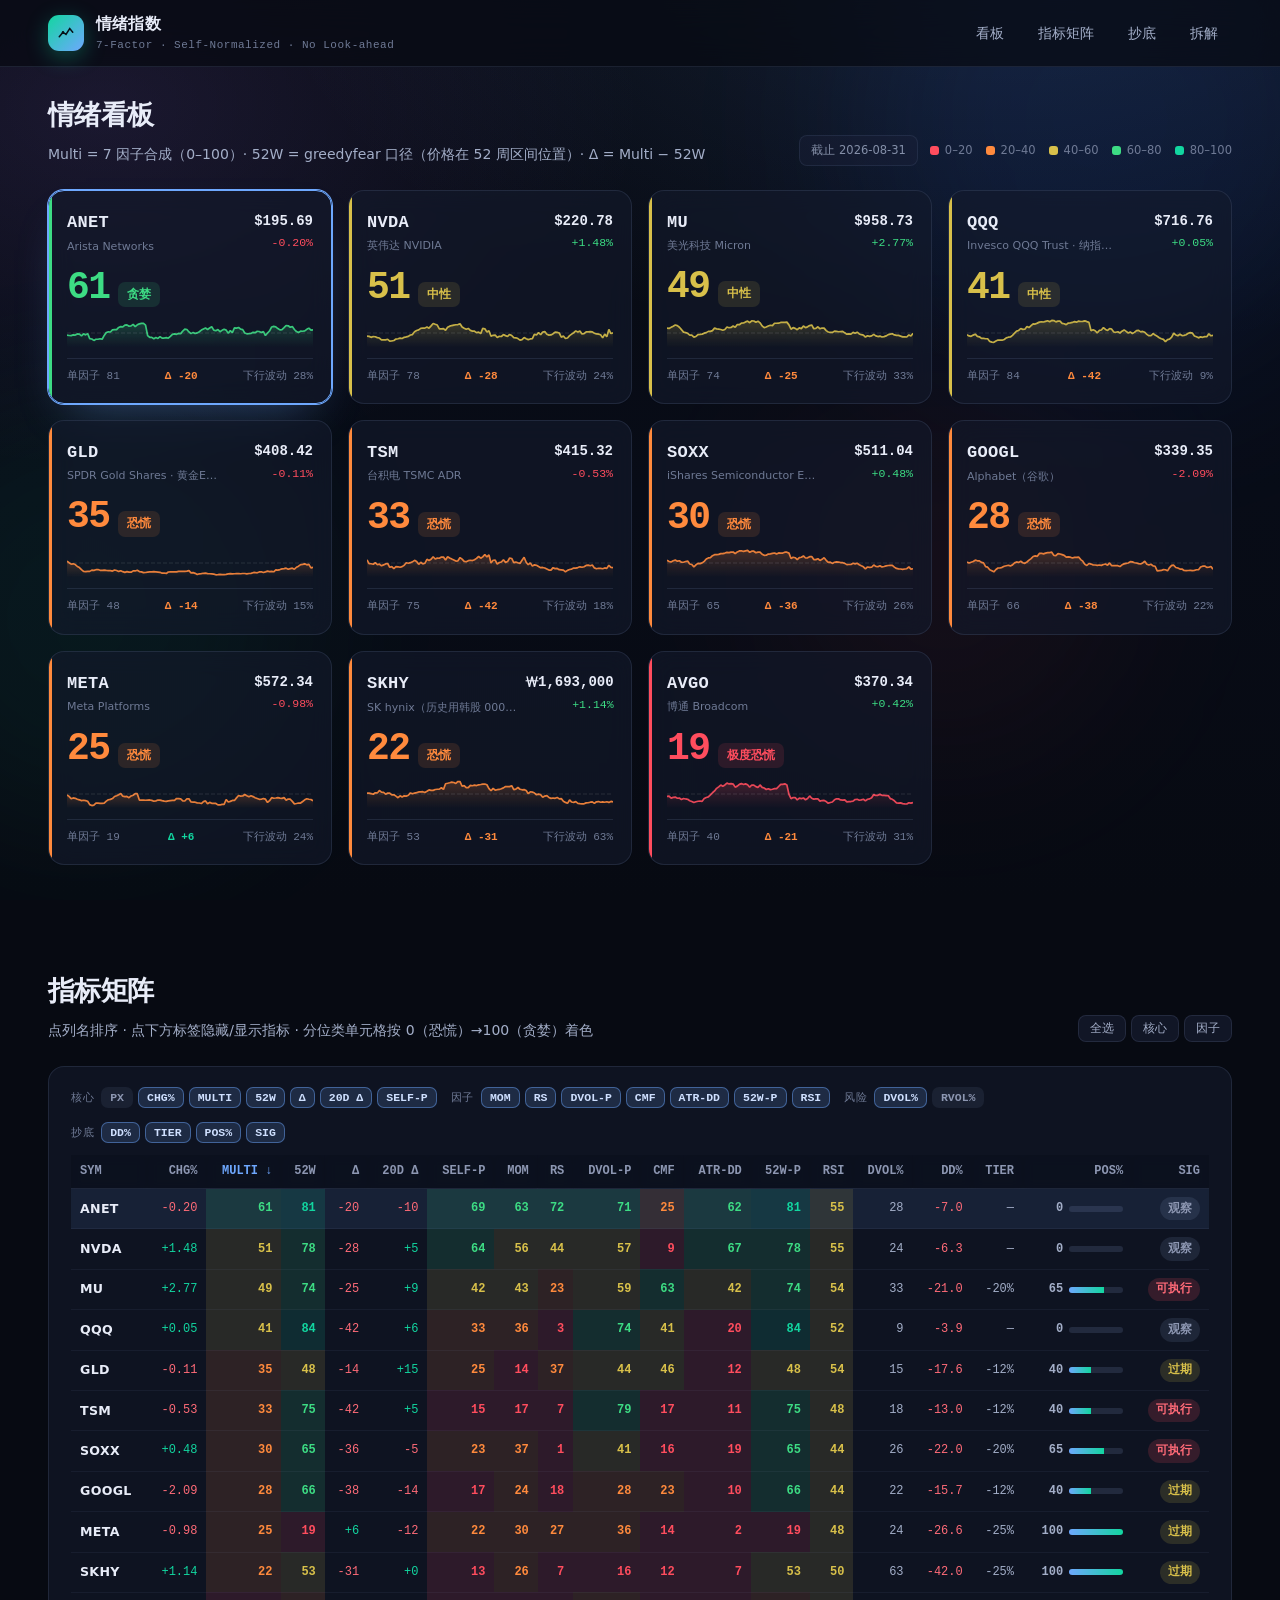
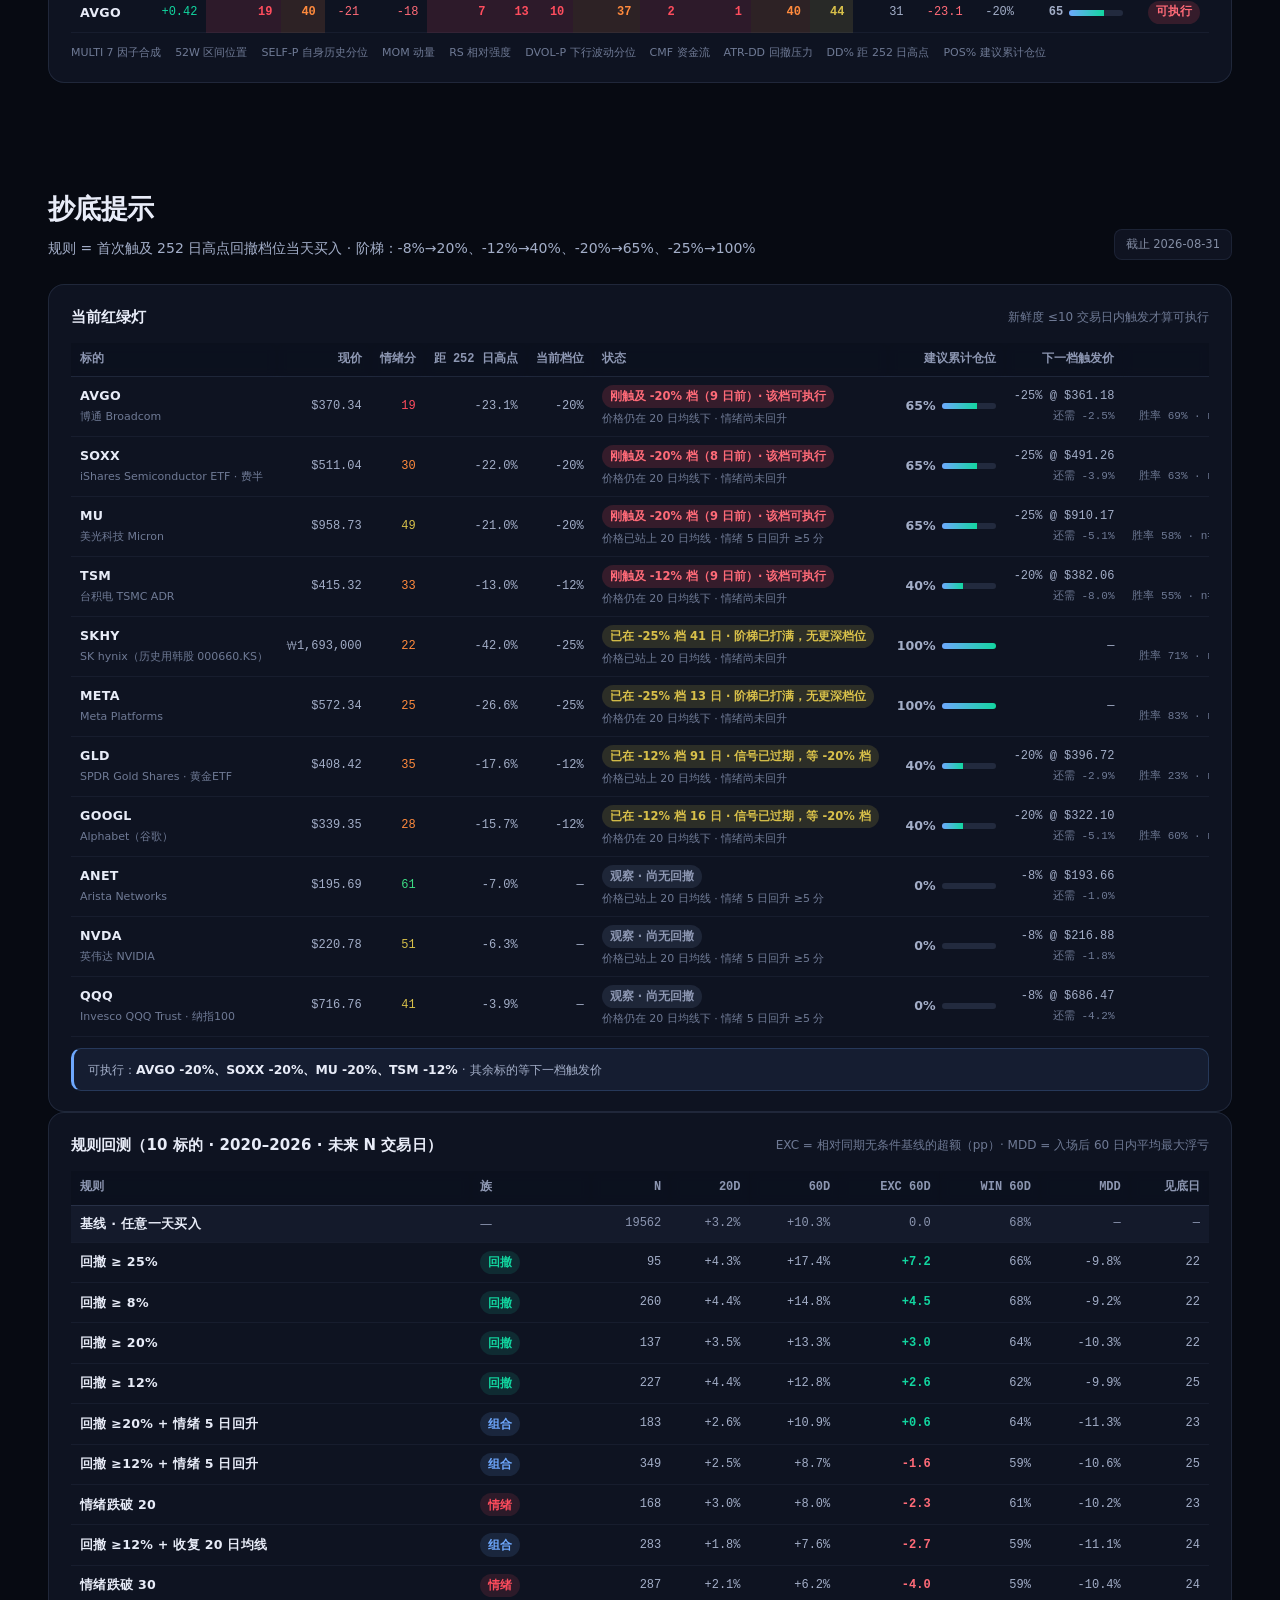
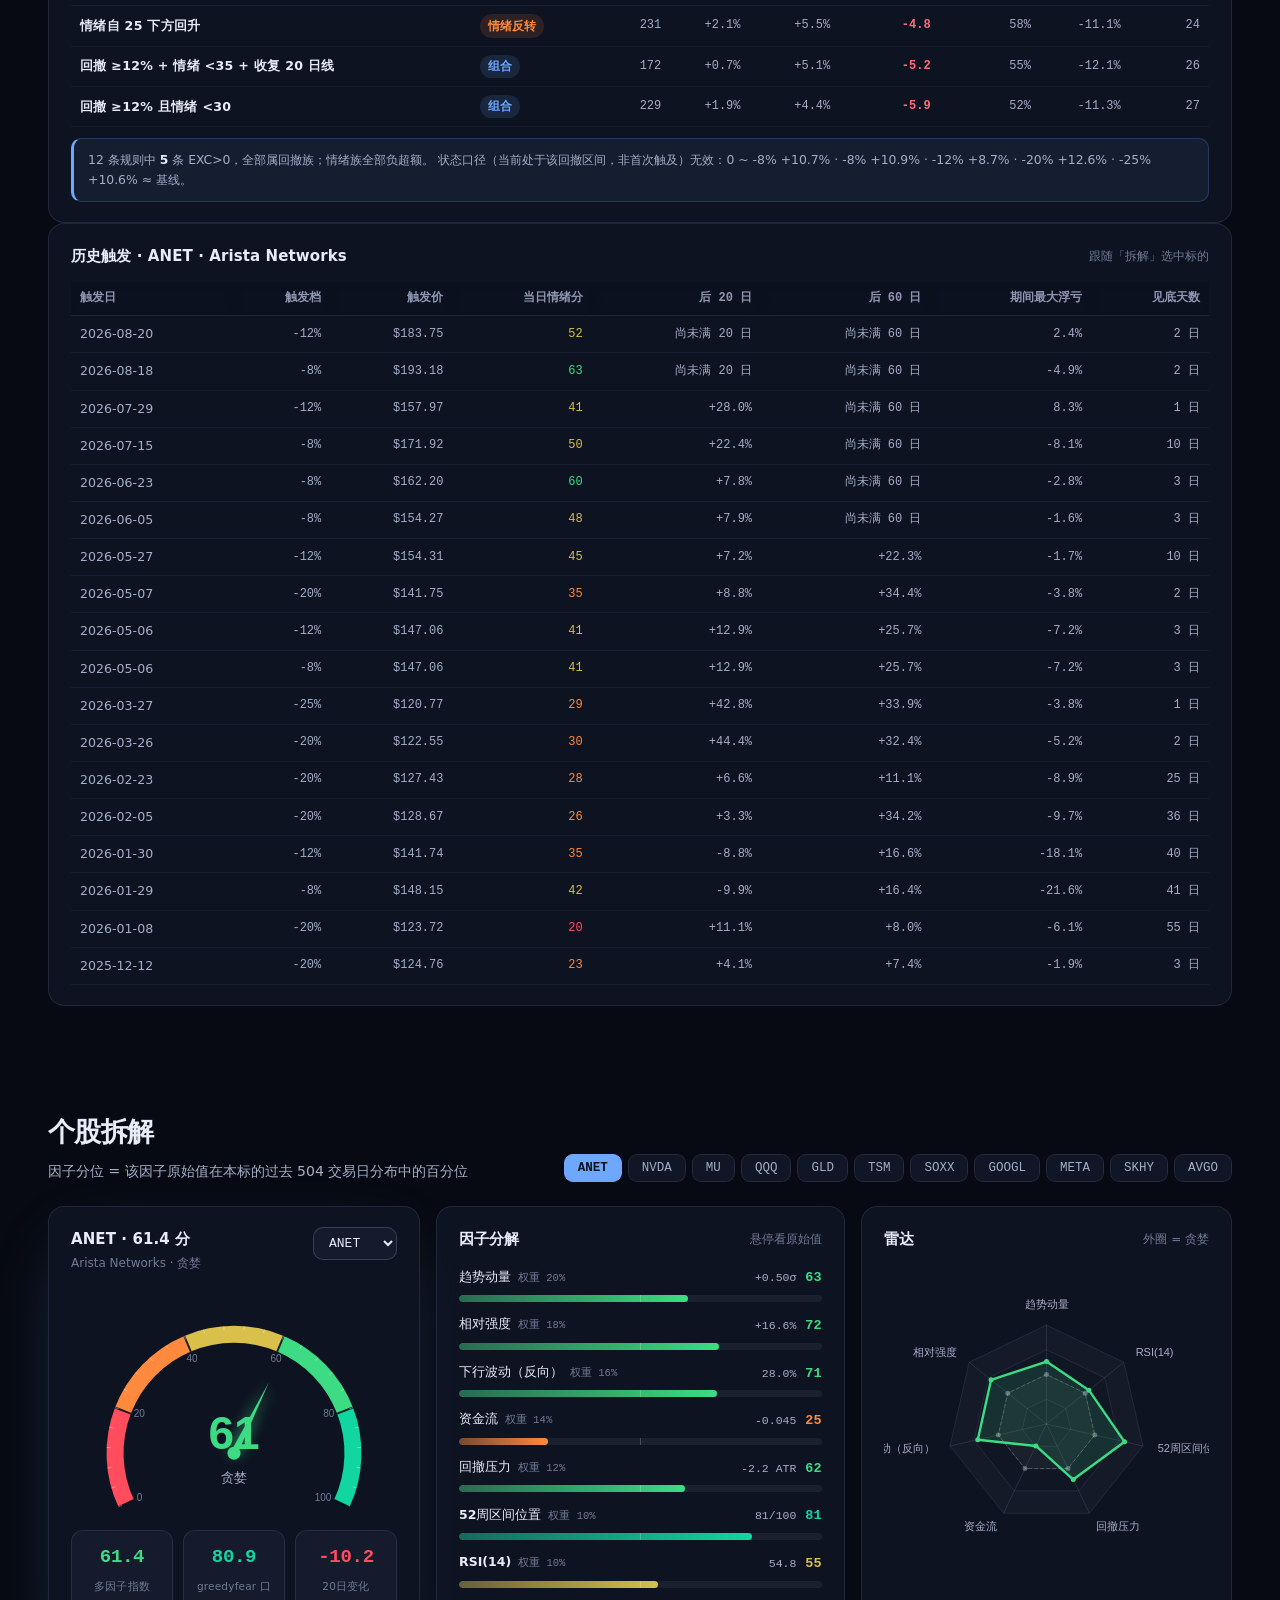
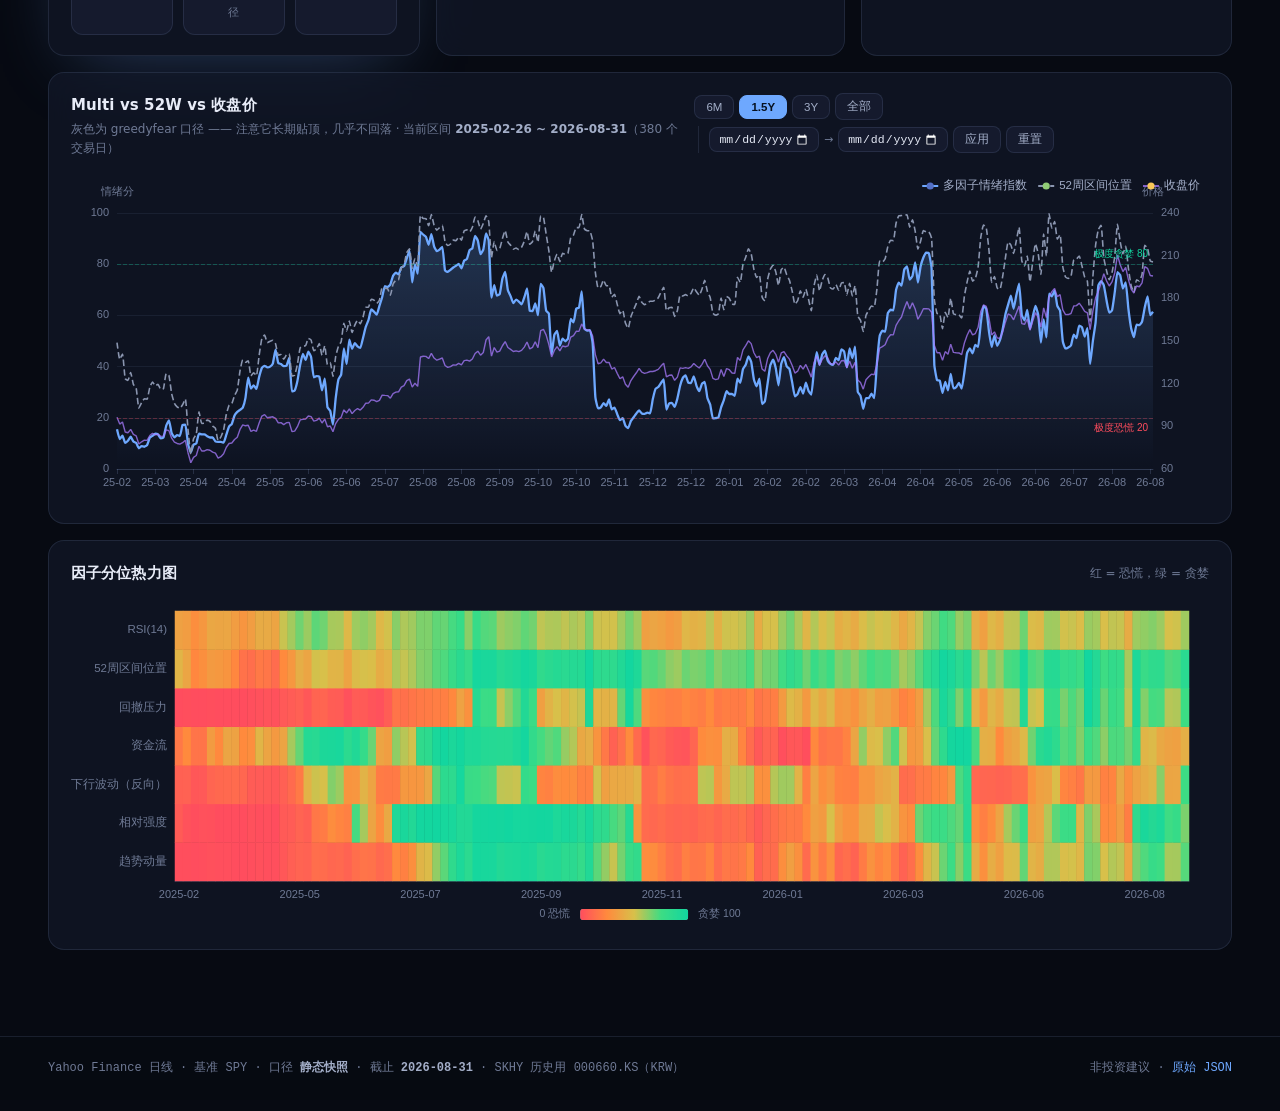
<file: index.html>
<!DOCTYPE html>
<html lang="zh-CN">
<head>
<meta charset="utf-8">
<meta name="viewport" content="width=device-width, initial-scale=1">
<title>个股情绪指数 · Multi-Factor Fear &amp; Greed</title>
<link rel="stylesheet" href="styles.css">
<link rel="icon" href="data:image/svg+xml,%3Csvg xmlns='http://www.w3.org/2000/svg' viewBox='0 0 32 32'%3E%3Ctext y='24' font-size='24'%3E%F0%9F%A7%AD%3C/text%3E%3C/svg%3E">
</head>
<body>
<div class="aurora"><span></span><span></span><span></span></div>

<header class="nav">
  <div class="wrap nav-inner">
    <div class="brand">
      <div class="brand-mark">
        <svg viewBox="0 0 24 24" width="18" height="18" fill="none" stroke="currentColor" stroke-width="2" stroke-linecap="round">
          <path d="M3 17l5-6 4 3 5-8 4 5"/><circle cx="8" cy="11" r="1.6" fill="currentColor" stroke="none"/>
        </svg>
      </div>
      <div>
        <div class="brand-name">情绪指数</div>
        <div class="brand-sub">7-Factor · Self-Normalized · No Look-ahead</div>
      </div>
    </div>
    <nav class="nav-links">
      <a href="#board">看板</a>
      <a href="#matrix">指标矩阵</a>
      <a href="#dip">抄底</a>
      <a href="#detail">拆解</a>
    </nav>
  </div>
</header>

<main>
  <!-- ============ BOARD ============ -->
  <section id="board" class="wrap section top">
    <div class="sec-head">
      <div><h2>情绪看板</h2>
        <p class="sec-sub">Multi = 7 因子合成（0–100）· 52W = greedyfear 口径（价格在 52 周区间位置）· Δ = Multi − 52W</p></div>
      <div class="head-side">
        <div class="chips"><span class="chip static" id="boardAsOf">截止 —</span></div>
        <div class="legend">
          <span><i class="sw sw-ef"></i>0–20</span><span><i class="sw sw-f"></i>20–40</span>
          <span><i class="sw sw-n"></i>40–60</span><span><i class="sw sw-g"></i>60–80</span>
          <span><i class="sw sw-eg"></i>80–100</span>
        </div>
      </div>
    </div>
    <div id="cards" class="cards">
      <div class="skeleton"></div><div class="skeleton"></div><div class="skeleton"></div><div class="skeleton"></div>
    </div>
  </section>

  <!-- ============ MATRIX ============ -->
  <section id="matrix" class="wrap section">
    <div class="sec-head">
      <div><h2>指标矩阵</h2>
        <p class="sec-sub">点列名排序 · 点下方标签隐藏/显示指标 · 分位类单元格按 0（恐慌）→100（贪婪）着色</p></div>
      <div class="chips">
        <button class="chip" id="mxAll">全选</button>
        <button class="chip" id="mxCore">核心</button>
        <button class="chip" id="mxFac">因子</button>
      </div>
    </div>
    <div class="card">
      <div id="mxToggles" class="toggles"></div>
      <div id="mxTable" class="dtbl"></div>
      <div class="legend-row" id="mxLegend"></div>
    </div>
  </section>

  <!-- ============ DIP ============ -->
  <section id="dip" class="wrap section">
    <div class="sec-head">
      <div><h2>抄底提示</h2>
        <p class="sec-sub">规则 = 首次触及 252 日高点回撤档位当天买入 · 阶梯：-8%→20%、-12%→40%、-20%→65%、-25%→100%</p></div>
      <div class="chips"><span class="chip static" id="dipAsOf">—</span></div>
    </div>

    <div class="card">
      <div class="card-head"><div class="card-title">当前红绿灯</div>
        <div class="card-sub" id="dipSub">新鲜度 ≤10 交易日内触发才算可执行</div></div>
      <div id="dipTable" class="dtbl"></div>
      <div class="callout tight" id="dipNote"></div>
    </div>

    <div class="card">
      <div class="card-head"><div class="card-title">规则回测（10 标的 · 2020–2026 · 未来 N 交易日）</div>
        <div class="card-sub" id="ruleSub">EXC = 相对同期无条件基线的超额（pp）· MDD = 入场后 60 日内平均最大浮亏</div></div>
      <div id="ruleTable" class="dtbl"></div>
      <div class="callout tight" id="ruleNote"></div>
    </div>

    <div class="card">
      <div class="card-head"><div class="card-title">历史触发 · <span id="epSym">—</span></div>
        <div class="card-sub">跟随「拆解」选中标的</div></div>
      <div id="epTable" class="dtbl"></div>
    </div>
  </section>

  <!-- ============ DETAIL ============ -->
  <section id="detail" class="wrap section">
    <div class="sec-head">
      <div><h2>个股拆解</h2>
        <p class="sec-sub">因子分位 = 该因子原始值在本标的过去 504 交易日分布中的百分位</p></div>
      <div class="tabs" id="symTabs"></div>
    </div>

    <div class="detail-grid three">
      <div class="card glow">
        <div class="card-head">
          <div><div class="card-title" id="gaugeSym">加载中…</div>
            <div class="card-sub" id="gaugeName">&nbsp;</div></div>
          <select id="gaugePick" class="select"></select>
        </div>
        <div id="gauge" class="gauge-box"></div>
        <div class="vs-row" id="vsRow"></div>
      </div>
      <div class="card">
        <div class="card-head"><div class="card-title">因子分解</div>
          <div class="card-sub" id="facHint">悬停看原始值</div></div>
        <div id="facBars" class="facbars"></div>
      </div>
      <div class="card">
        <div class="card-head"><div class="card-title">雷达</div>
          <div class="card-sub">外圈 = 贪婪</div></div>
        <div id="radar" class="chart-md"></div>
      </div>
    </div>

    <div class="card">
      <div class="card-head">
        <div><div class="card-title">Multi vs 52W vs 收盘价</div>
        <div class="card-sub" id="histSub">&nbsp;</div></div>
        <div class="chips" id="rangeChips">
          <button class="chip" data-d="180">6M</button>
          <button class="chip active" data-d="380">1.5Y</button>
          <button class="chip" data-d="900">3Y</button>
          <button class="chip" data-d="0">全部</button>
          <div class="dr">
            <input type="date" id="dFrom" class="dinp" title="起始日期">
            <span class="dsep">→</span>
            <input type="date" id="dTo" class="dinp" title="结束日期">
            <button class="chip chip-go" id="dApply">应用</button>
            <button class="chip chip-go" id="dReset" title="回到预设区间">重置</button>
          </div>
        </div>
      </div>
      <div id="histChart" class="chart-lg"></div>
    </div>

    <div class="card">
      <div class="card-head"><div class="card-title">因子分位热力图</div>
        <div class="card-sub">红 = 恐慌，绿 = 贪婪</div></div>
      <div id="heat" class="chart-lg"></div>
    </div>
  </section>
</main>

<footer class="foot">
  <div class="wrap foot-inner">
    <span>Yahoo Finance 日线 · 基准 SPY · 口径 <b id="srcMode">—</b> · 截止 <b id="asOf">—</b>
      · SKHY 历史用 000660.KS（KRW）</span>
    <span class="foot-r">非投资建议 · <a id="apiLink" href="#" target="_blank" rel="noopener">原始 JSON</a></span>
  </div>
</footer>

<div id="tip" class="tip"></div>
<script src="vendor/echarts.min.js"></script>
<script src="config.js"></script>
<script src="app.js"></script>
</body>
</html>
</file>
<file: styles.css>
:root{
  --bg:#070a12; --bg2:#0b1020; --panel:rgba(20,26,44,.62); --panel2:rgba(28,35,58,.5);
  --line:rgba(140,160,210,.14); --line2:rgba(140,160,210,.28);
  --tx:#e8ecf8; --tx2:#a3aec8; --tx3:#6f7a95;
  --ef:#ff4d5e; --f:#ff8a3d; --n:#d8c04a; --g:#3ddc84; --eg:#12d6a0;
  --acc:#6ea8fe; --acc2:#a97bff;
  --r:16px;
  --sans:'Outfit','Inter',-apple-system,BlinkMacSystemFont,'Segoe UI',system-ui,'PingFang SC','Hiragino Sans GB','Microsoft YaHei',sans-serif;
  --mono:'JetBrains Mono',ui-monospace,SFMono-Regular,Menlo,monospace;
}
*{box-sizing:border-box;margin:0;padding:0}
html{scroll-behavior:smooth}
body{
  background:var(--bg); color:var(--tx); font-family:var(--sans);
  -webkit-font-smoothing:antialiased; line-height:1.6; overflow-x:hidden;
}
a{color:var(--acc);text-decoration:none}
.wrap{max-width:1240px;margin:0 auto;padding:0 28px}

/* ---------- aurora bg ---------- */
.aurora{position:fixed;inset:0;z-index:-1;overflow:hidden;background:
  radial-gradient(1200px 700px at 78% -8%,rgba(110,168,254,.14),transparent 62%),
  radial-gradient(900px 600px at 8% 12%,rgba(169,123,255,.12),transparent 60%),
  linear-gradient(180deg,#070a12,#080c17 55%,#070a12)}
.aurora span{position:absolute;border-radius:50%;filter:blur(90px);opacity:.5;animation:float 22s ease-in-out infinite}
.aurora span:nth-child(1){width:520px;height:520px;background:#2b6cff33;top:-140px;right:-90px}
.aurora span:nth-child(2){width:420px;height:420px;background:#12d6a022;bottom:8%;left:-120px;animation-delay:-8s}
.aurora span:nth-child(3){width:360px;height:360px;background:#ff4d5e1c;top:44%;right:12%;animation-delay:-14s}
@keyframes float{0%,100%{transform:translate(0,0) scale(1)}50%{transform:translate(28px,-34px) scale(1.09)}}

/* ---------- nav ---------- */
.nav{position:sticky;top:0;z-index:50;backdrop-filter:blur(16px);
  background:rgba(7,10,18,.72);border-bottom:1px solid var(--line)}
.nav-inner{display:flex;align-items:center;justify-content:space-between;height:66px}
.brand{display:flex;align-items:center;gap:12px}
.brand-mark{width:36px;height:36px;border-radius:11px;display:grid;place-items:center;color:#071018;
  background:linear-gradient(135deg,var(--eg),var(--acc));box-shadow:0 6px 22px rgba(18,214,160,.3)}
.brand-name{font-weight:650;font-size:15.5px;letter-spacing:.2px}
.brand-sub{font-size:11px;color:var(--tx3);letter-spacing:.5px;font-family:var(--mono)}
.nav-links{display:flex;gap:6px}
.nav-links a{color:var(--tx2);font-size:14px;padding:8px 14px;border-radius:10px;transition:.2s}
.nav-links a:hover{color:var(--tx);background:var(--panel2)}

/* ---------- hero ---------- */
.hero{display:grid;grid-template-columns:1.15fr .85fr;gap:44px;align-items:center;
  padding:78px 28px 64px}
.pill{display:inline-flex;align-items:center;gap:9px;font-size:12.5px;color:#bcd4ff;
  background:rgba(110,168,254,.1);border:1px solid rgba(110,168,254,.26);
  padding:7px 14px;border-radius:999px;font-family:var(--mono);letter-spacing:.3px}
.dot{width:7px;height:7px;border-radius:50%;background:var(--eg);box-shadow:0 0 0 4px rgba(18,214,160,.18);
  animation:pulse 2.2s infinite}
@keyframes pulse{50%{box-shadow:0 0 0 9px rgba(18,214,160,0)}}
h1{font-size:clamp(34px,4.4vw,56px);line-height:1.1;font-weight:680;letter-spacing:-1.2px;margin:20px 0 18px}
h1 .strike{position:relative;color:var(--tx2)}
h1 .strike::after{content:'';position:absolute;left:-2%;right:-2%;top:54%;height:4px;border-radius:3px;
  background:linear-gradient(90deg,var(--ef),var(--f));transform:rotate(-1.6deg)}
.lead{color:var(--tx2);font-size:16px;max-width:640px}
.lead b{color:var(--tx);font-weight:600}
.hero-stats{display:flex;gap:14px;margin-top:28px;flex-wrap:wrap}
.hstat{background:var(--panel);border:1px solid var(--line);border-radius:14px;padding:14px 18px;min-width:132px;
  backdrop-filter:blur(10px)}
.hstat b{display:block;font-size:26px;font-weight:670;letter-spacing:-.6px;font-family:var(--mono);line-height:1.2}
.hstat span{font-size:11.5px;color:var(--tx3);letter-spacing:.3px}

/* ---------- cards ---------- */
.card{background:var(--panel);border:1px solid var(--line);border-radius:var(--r);
  padding:20px 22px;backdrop-filter:blur(14px);transition:.25s}
.card.glow{box-shadow:0 24px 70px -28px rgba(110,168,254,.34)}
.card-head{display:flex;align-items:flex-start;justify-content:space-between;gap:14px;margin-bottom:14px}
.card-title{font-size:15px;font-weight:620;letter-spacing:.1px}
.card-sub{font-size:12px;color:var(--tx3);margin-top:3px}
.gauge-box{height:236px}
.select{background:var(--panel2);color:var(--tx);border:1px solid var(--line2);border-radius:10px;
  padding:7px 11px;font-size:13px;font-family:var(--mono);cursor:pointer;outline:none}
.vs-row{display:grid;grid-template-columns:1fr 1fr 1fr;gap:10px;margin-top:6px}
.vs{background:var(--panel2);border:1px solid var(--line);border-radius:12px;padding:11px 12px;text-align:center}
.vs b{display:block;font-family:var(--mono);font-size:19px;font-weight:650;letter-spacing:-.3px}
.vs span{font-size:10.5px;color:var(--tx3);letter-spacing:.2px}

/* ---------- sections ---------- */
.section{padding:52px 28px}
.sec-head{display:flex;align-items:flex-end;justify-content:space-between;gap:22px;
  margin-bottom:24px;flex-wrap:wrap}
h2{font-size:27px;font-weight:660;letter-spacing:-.6px}
.sec-sub{color:var(--tx2);font-size:14px;max-width:760px;margin-top:7px}
.head-side{display:flex;align-items:center;gap:12px;flex-wrap:wrap;justify-content:flex-end}
.legend{display:flex;gap:13px;flex-wrap:wrap;font-size:11.5px;color:var(--tx3)}
.legend span{display:flex;align-items:center;gap:6px}
.sw{width:9px;height:9px;border-radius:3px;display:inline-block}
.sw-ef{background:var(--ef)}.sw-f{background:var(--f)}.sw-n{background:var(--n)}
.sw-g{background:var(--g)}.sw-eg{background:var(--eg)}

/* ---------- stock cards ---------- */
.cards{display:grid;grid-template-columns:repeat(auto-fill,minmax(272px,1fr));gap:16px}
.skeleton{height:206px;border-radius:var(--r);background:var(--panel);border:1px solid var(--line);
  animation:sk 1.5s infinite}
@keyframes sk{50%{opacity:.5}}
.sc{background:var(--panel);border:1px solid var(--line);border-radius:var(--r);padding:18px;
  cursor:pointer;position:relative;overflow:hidden;transition:.24s;backdrop-filter:blur(12px)}
.sc:hover{transform:translateY(-4px);border-color:var(--line2);box-shadow:0 22px 46px -22px rgba(0,0,0,.7)}
.sc.on{border-color:var(--acc);box-shadow:0 0 0 1px var(--acc),0 22px 46px -22px rgba(110,168,254,.4)}
.sc-bar{position:absolute;left:0;top:0;bottom:0;width:3px}
.sc-top{display:flex;justify-content:space-between;align-items:flex-start;gap:8px}
.sc-sym{font-size:17px;font-weight:670;letter-spacing:.3px;font-family:var(--mono)}
.sc-name{font-size:11px;color:var(--tx3);margin-top:1px;white-space:nowrap;overflow:hidden;
  text-overflow:ellipsis;max-width:150px}
.sc-px{text-align:right;font-family:var(--mono)}
.sc-px b{font-size:14px;font-weight:600}
.sc-px span{display:block;font-size:11.5px}
.up{color:var(--g)}.down{color:var(--ef)}
.sc-score{display:flex;align-items:baseline;gap:9px;margin:14px 0 3px}
.sc-score b{font-size:38px;font-weight:680;letter-spacing:-1.6px;font-family:var(--mono);line-height:1}
.sc-lab{font-size:12px;font-weight:600;padding:3px 9px;border-radius:7px}
.sc-meta{display:flex;justify-content:space-between;font-size:11px;color:var(--tx3);
  font-family:var(--mono);margin-top:8px;padding-top:9px;border-top:1px solid var(--line)}
.sc-delta{font-weight:600}
.spark{height:34px;margin-top:9px;opacity:.9}

/* ---------- detail ---------- */
.detail-grid{display:grid;grid-template-columns:1.05fr .95fr;gap:16px;margin-bottom:16px}
.detail-grid+.card{margin-bottom:16px}
.tabs{display:flex;gap:6px;flex-wrap:wrap}
.tab{background:var(--panel2);color:var(--tx2);border:1px solid var(--line);border-radius:9px;
  padding:6px 13px;font-size:12.5px;font-family:var(--mono);cursor:pointer;transition:.2s}
.tab:hover{color:var(--tx);border-color:var(--line2)}
.tab.on{background:var(--acc);color:#06101f;border-color:var(--acc);font-weight:640}
.chips{display:flex;gap:5px}
.chip{background:var(--panel2);color:var(--tx2);border:1px solid var(--line);border-radius:8px;
  padding:5px 11px;font-size:11.5px;cursor:pointer;transition:.2s}
.chip.active{background:var(--acc);color:#06101f;border-color:var(--acc);font-weight:600}
.chart-md{height:300px}.chart-lg{height:330px}
.chips{align-items:center;flex-wrap:wrap;row-gap:6px}
.dr{display:flex;align-items:center;gap:5px;margin-left:4px;padding-left:10px;
  border-left:1px solid var(--line)}
.dinp{background:var(--panel2);color:var(--tx);border:1px solid var(--line);border-radius:8px;
  padding:4px 8px;font-size:11.5px;font-family:var(--mono);outline:none;color-scheme:dark;cursor:pointer}
.dinp:hover{border-color:var(--line2)}
.dinp:focus{border-color:var(--acc)}
.dinp.bad{border-color:var(--ef)}
.dsep{color:var(--tx3);font-size:11px}
.chip-go:hover{border-color:var(--acc);color:var(--acc)}
.chip.active.chip-go{background:var(--acc);color:#06101f}

.facbars{display:flex;flex-direction:column;gap:13px;padding-top:2px}
.fb{cursor:default}
.fb-top{display:flex;justify-content:space-between;align-items:baseline;font-size:12.5px;margin-bottom:6px}
.fb-nm{color:var(--tx);font-weight:560}
.fb-w{color:var(--tx3);font-size:10.5px;font-family:var(--mono);margin-left:7px}
.fb-r{font-family:var(--mono);font-size:11.5px;color:var(--tx2)}
.fb-v{font-family:var(--mono);font-weight:650;font-size:13.5px;margin-left:9px}
.fb-track{height:7px;border-radius:5px;background:rgba(255,255,255,.055);overflow:hidden;position:relative}
.fb-fill{height:100%;border-radius:5px;transition:width .7s cubic-bezier(.22,1,.36,1)}
.fb-mid{position:absolute;left:50%;top:-2px;bottom:-2px;width:1px;background:rgba(255,255,255,.2)}

/* ---------- validation ---------- */
.val-grid{display:grid;grid-template-columns:1fr 1fr;gap:16px}
.callout{margin-top:12px;background:rgba(110,168,254,.07);border:1px solid rgba(110,168,254,.2);
  border-left:3px solid var(--acc);border-radius:10px;padding:11px 14px;font-size:12.5px;color:var(--tx2)}
.callout b{color:var(--tx)}
.callout.warn{background:rgba(255,138,61,.07);border-color:rgba(255,138,61,.24);border-left-color:var(--f)}

/* ---------- method ---------- */
.steps{display:grid;grid-template-columns:repeat(3,1fr);gap:16px;margin-bottom:22px}
.step{display:flex;gap:14px;background:var(--panel);border:1px solid var(--line);
  border-radius:var(--r);padding:19px 20px;backdrop-filter:blur(12px)}
.step-n{flex:0 0 30px;height:30px;border-radius:9px;display:grid;place-items:center;font-family:var(--mono);
  font-weight:680;font-size:14px;color:#06101f;background:linear-gradient(135deg,var(--acc),var(--acc2))}
.step h4{font-size:14.5px;font-weight:620;margin-bottom:5px}
.step p{font-size:12.5px;color:var(--tx2)}
.step b{color:var(--tx)}

.factbl{border:1px solid var(--line);border-radius:var(--r);overflow:hidden;margin-bottom:22px;
  background:var(--panel);backdrop-filter:blur(12px)}
.ftr{display:grid;grid-template-columns:170px 74px 1fr;gap:16px;padding:14px 20px;
  border-bottom:1px solid var(--line);font-size:13px;align-items:start}
.ftr:last-child{border-bottom:none}
.ftr.h{background:rgba(255,255,255,.028);font-size:11px;color:var(--tx3);letter-spacing:.6px;
  text-transform:uppercase;font-family:var(--mono)}
.ftr .fn{font-weight:600}
.ftr .fen{font-size:10.5px;color:var(--tx3);font-family:var(--mono);display:block}
.ftr .fw{font-family:var(--mono);color:var(--acc);font-weight:640}
.ftr .fd{color:var(--tx2);font-size:12.5px}

.fix-grid{display:grid;grid-template-columns:repeat(auto-fit,minmax(268px,1fr));gap:16px;margin-bottom:22px}
.fix h4{font-size:14.5px;margin:9px 0 6px;font-weight:620}
.fix p{font-size:12.5px;color:var(--tx2)}
.fix p b{color:var(--tx)}
.fix-tag{display:inline-block;font-size:10.5px;font-family:var(--mono);letter-spacing:.5px;
  padding:3px 9px;border-radius:6px;text-transform:uppercase}
.fix-tag.bad{background:rgba(255,77,94,.12);color:#ff8b96;border:1px solid rgba(255,77,94,.26)}
.fix-tag.good{background:rgba(18,214,160,.12);color:#5ee9c0;border:1px solid rgba(18,214,160,.26)}

.disclaimer{background:rgba(255,255,255,.028);border:1px solid var(--line);border-radius:14px;
  padding:17px 20px;font-size:12.5px;color:var(--tx3);line-height:1.75}
.disclaimer b{color:var(--tx2)}

/* ---------- foot / tip ---------- */
.foot{border-top:1px solid var(--line);margin-top:34px;padding:22px 0;background:rgba(7,10,18,.6)}
.foot-inner{display:flex;justify-content:space-between;font-size:12px;color:var(--tx3);
  font-family:var(--mono);flex-wrap:wrap;gap:10px}
.foot b{color:var(--tx2)}
.tip{position:fixed;z-index:99;pointer-events:none;opacity:0;transition:opacity .16s;
  background:rgba(12,17,30,.97);border:1px solid var(--line2);border-radius:11px;padding:11px 13px;
  font-size:12px;max-width:310px;color:var(--tx2);box-shadow:0 16px 40px rgba(0,0,0,.6);line-height:1.6}
.tip b{color:var(--tx);display:block;margin-bottom:4px;font-size:12.5px}
.tip .tr{font-family:var(--mono);color:var(--acc);font-size:11.5px}

@media (max-width:1000px){
  .hero{grid-template-columns:1fr;padding-top:52px}
  .detail-grid,.val-grid,.steps{grid-template-columns:1fr}
  .nav-links{display:none}
  .ftr{grid-template-columns:1fr 60px;gap:8px}
  .ftr .fd{grid-column:1/-1}
  .ftr.h{display:none}
}
@media (max-width:600px){
  .wrap{padding:0 16px}.section{padding:38px 16px}.hero{padding:40px 16px 30px}
  .hero-stats{gap:9px}.hstat{min-width:104px;padding:11px 13px}.hstat b{font-size:21px}
}

/* ---------------------------------------------------- 抄底提示 */
.insights { margin: 4px 0 0; padding-left: 20px; }
.insights li {
  color: var(--tx2); font-size: 13.4px; line-height: 1.75; margin-bottom: 9px;
}
.insights li b { color: var(--tx); }
.insights li::marker { color: #6ea8fe; font-weight: 700; }

.dtbl { width: 100%; overflow-x: auto; }
.dtbl table { width: 100%; border-collapse: collapse; font-size: 12.6px; }
.dtbl th {
  color: #8d97b2; font-weight: 600; text-align: right; padding: 7px 9px;
  border-bottom: 1px solid rgba(140, 160, 210, .16); white-space: nowrap;
  position: sticky; top: 0; background: rgba(12, 17, 30, .82); backdrop-filter: blur(6px);
}
.dtbl th:first-child, .dtbl td:first-child { text-align: left; }
.dtbl th.l, .dtbl td.l { text-align: left; }
.dtbl td {
  color: var(--tx2); padding: 8px 9px; text-align: right; white-space: nowrap;
  border-bottom: 1px solid rgba(140, 160, 210, .07);
}
.dtbl tbody tr:hover { background: rgba(140, 160, 210, .05); }
.dtbl tbody tr.on { background: rgba(110, 168, 254, .09); }
.dtbl .sym { color: var(--tx); font-weight: 700; letter-spacing: .3px; }
.dtbl .sub { color: #6f7a95; font-size: 11px; display: block; margin-top: 2px; }
.dtbl .num { font-variant-numeric: tabular-nums; }
.badge {
  display: inline-block; padding: 2.5px 8px; border-radius: 999px;
  font-size: 11.5px; font-weight: 600; white-space: nowrap;
}
.badge.act { background: rgba(255, 77, 94, .16); color: #ff6b78; }
.badge.hold { background: rgba(216, 192, 74, .15); color: #d8c04a; }
.badge.wait { background: rgba(140, 160, 210, .13); color: #8d97b2; }
.pos { color: #12d6a0; }
.neg { color: #ff6b78; }
.lad {
  display: inline-flex; align-items: center; gap: 6px; justify-content: flex-end;
}
.lad-bar {
  width: 54px; height: 6px; border-radius: 4px; background: rgba(140, 160, 210, .16);
  overflow: hidden;
}
.lad-bar i { display: block; height: 100%; background: linear-gradient(90deg, #6ea8fe, #12d6a0); }
.chip.static { cursor: default; opacity: .8; }
.chart-tall { height: 340px; }
@media (max-width: 900px) { .chart-tall { height: 400px; } }

/* ---------------------------------------------------- 精简版：矩阵 / 开关 */
.section.top { padding-top: 26px; }
.detail-grid.three { display: grid; gap: 16px; grid-template-columns: 1fr 1.1fr 1fr; }
@media (max-width: 1080px) { .detail-grid.three { grid-template-columns: 1fr; } }

.toggles { display: flex; flex-wrap: wrap; gap: 14px; margin-bottom: 12px; }
.tg-group { display: inline-flex; align-items: center; gap: 5px; flex-wrap: wrap; }
.tg-g {
  color: #6f7a95; font-size: 10.5px; font-style: normal; letter-spacing: .6px;
  margin-right: 2px; text-transform: uppercase;
}
.tg {
  background: rgba(140, 160, 210, .09); border: 1px solid transparent; color: #8d97b2;
  border-radius: 7px; padding: 3px 8px; font-size: 11.5px; font-weight: 600;
  cursor: pointer; font-family: var(--mono); transition: .15s;
}
.tg:hover { color: var(--tx); }
.tg.on { background: rgba(110, 168, 254, .16); border-color: rgba(110, 168, 254, .45); color: #cfe0ff; }

.dtbl th.sortable { cursor: pointer; user-select: none; }
.dtbl th.sortable:hover { color: var(--tx); }
.dtbl th.sorted { color: #6ea8fe; }
.dtbl td.tint { font-weight: 700; font-variant-numeric: tabular-nums; }
.dtbl tr.base td { color: #8d97b2; background: rgba(140, 160, 210, .05); }
.dtbl table { font-family: var(--sans); }
.dtbl td.num, .dtbl th { font-family: var(--mono); font-size: 12px; }

.legend-row {
  display: flex; flex-wrap: wrap; gap: 4px 14px; margin-top: 11px;
  color: #6f7a95; font-size: 11px;
}
.callout.tight { margin-top: 11px; font-size: 12.4px; line-height: 1.6; }
.sec-sub { max-width: 900px; }
</file>
